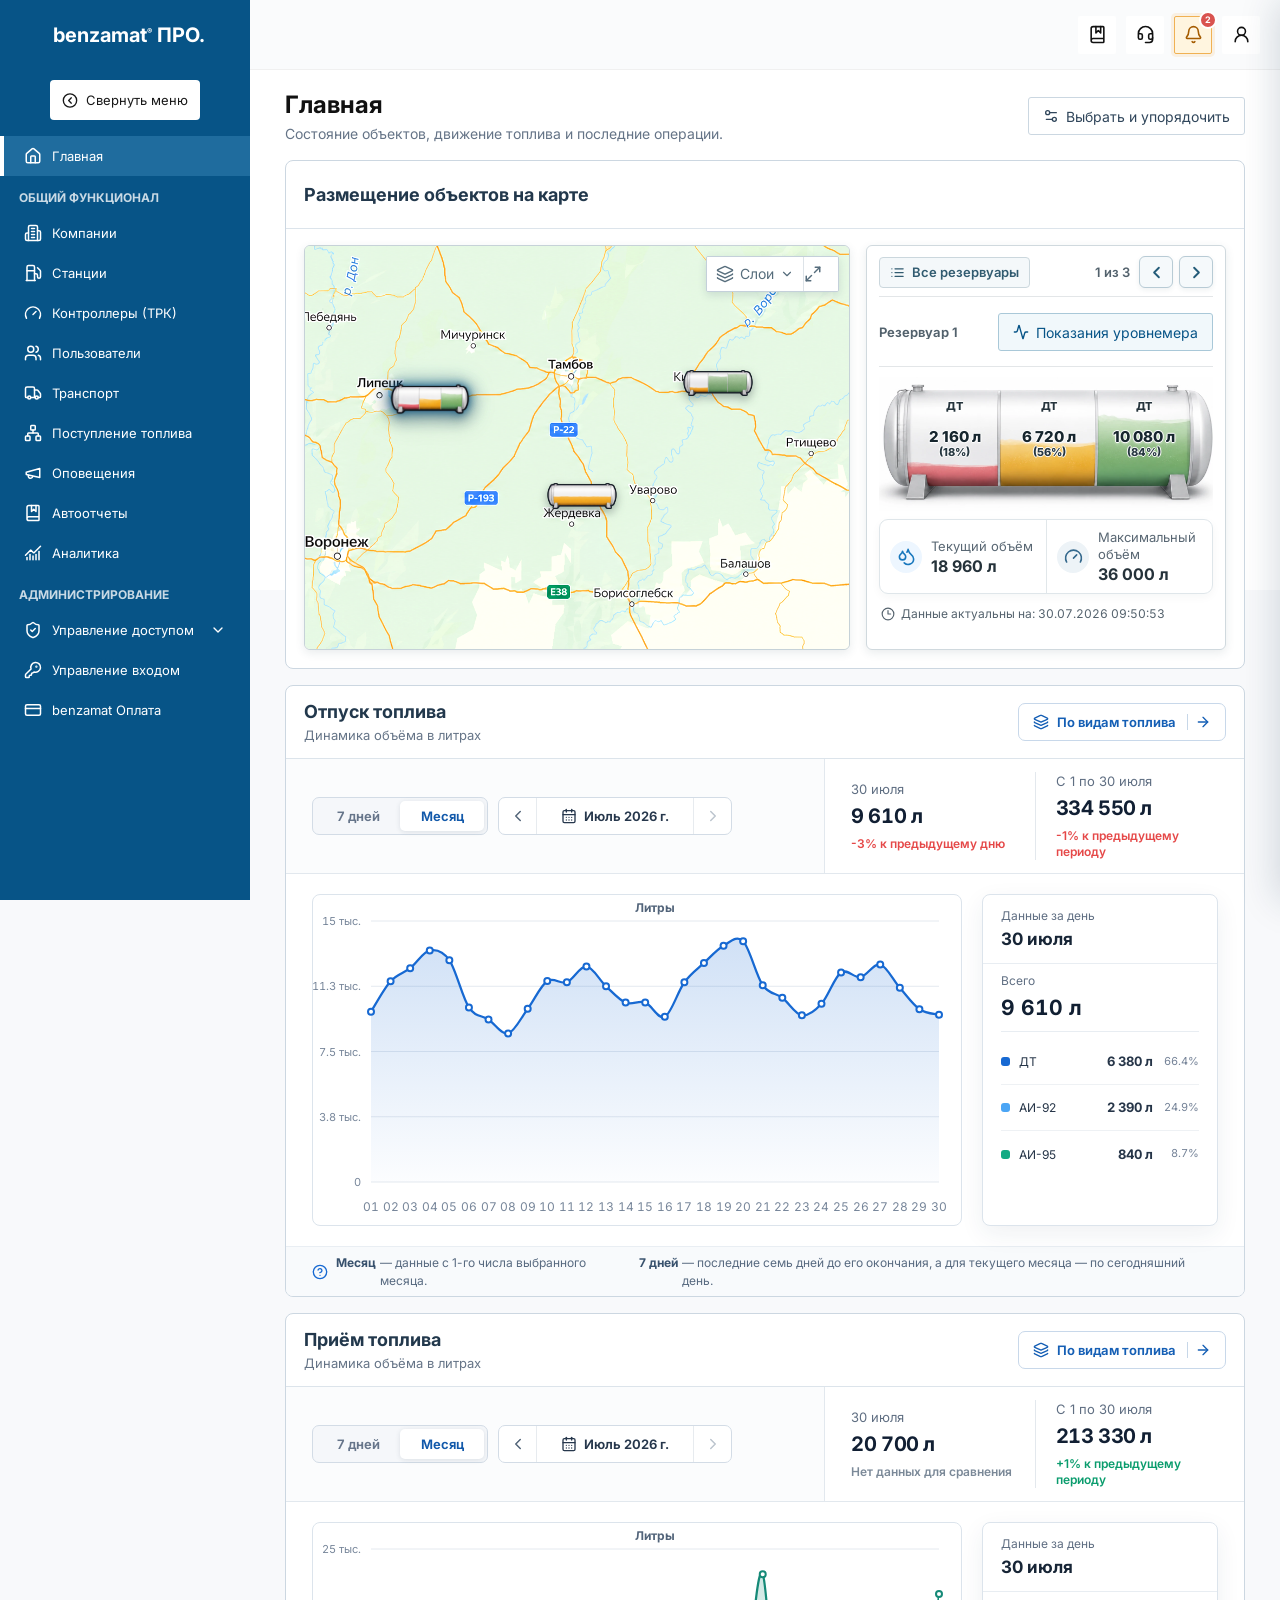
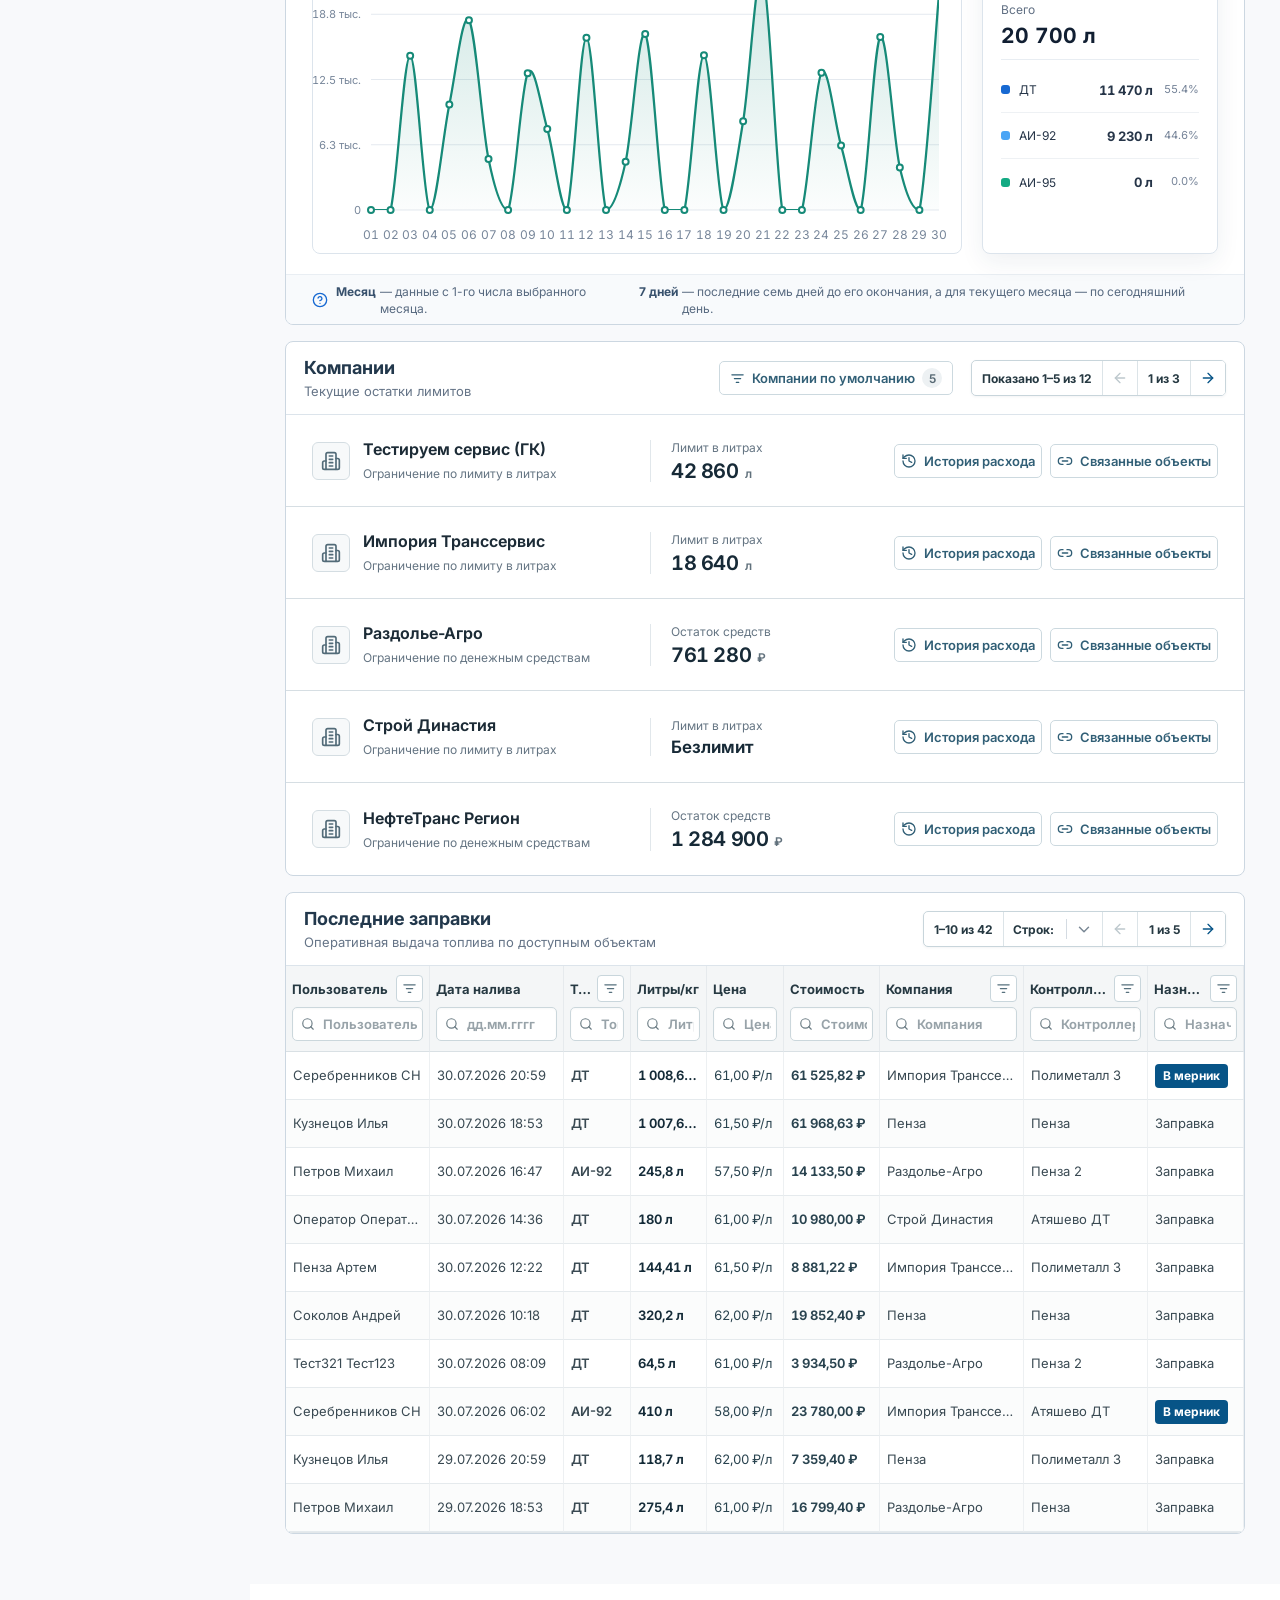
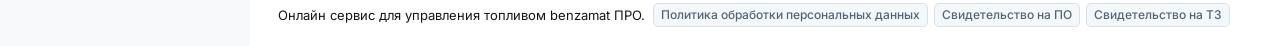
<file: index.html>
<!doctype html>
<html lang="ru">
  <head>
    <meta charset="UTF-8" />
    <meta name="viewport" content="width=device-width, initial-scale=1.0" />
    <meta
      name="description"
      content="Локальный интерактивный прототип benzamat ПРО на моковых данных"
    />
    <title>benzamat ПРО — локальный прототип</title>
    <script type="module" crossorigin src="/assets/index-DIXD7ah1.js"></script>
    <link rel="stylesheet" crossorigin href="/assets/index-rS_F3iiG.css">
  </head>
  <body>
    <div id="root"></div>
  </body>
</html>
</file>
